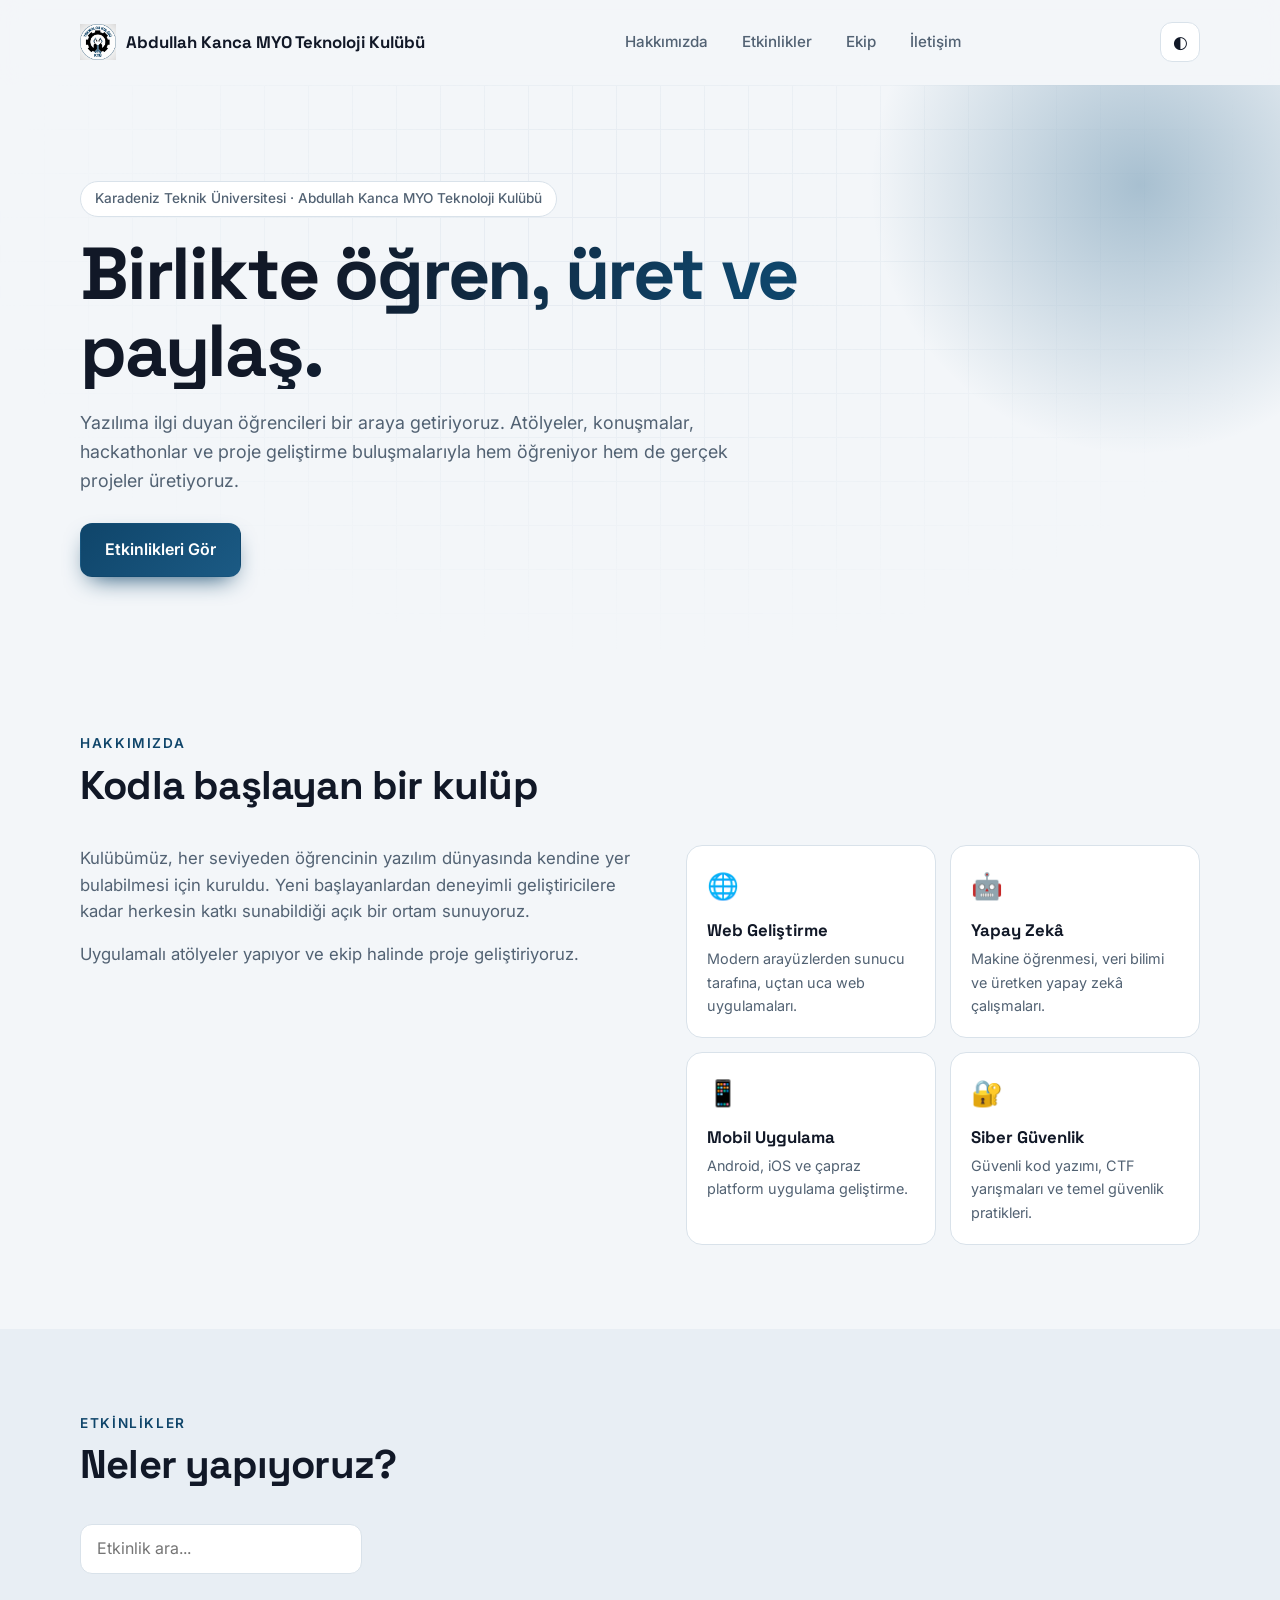
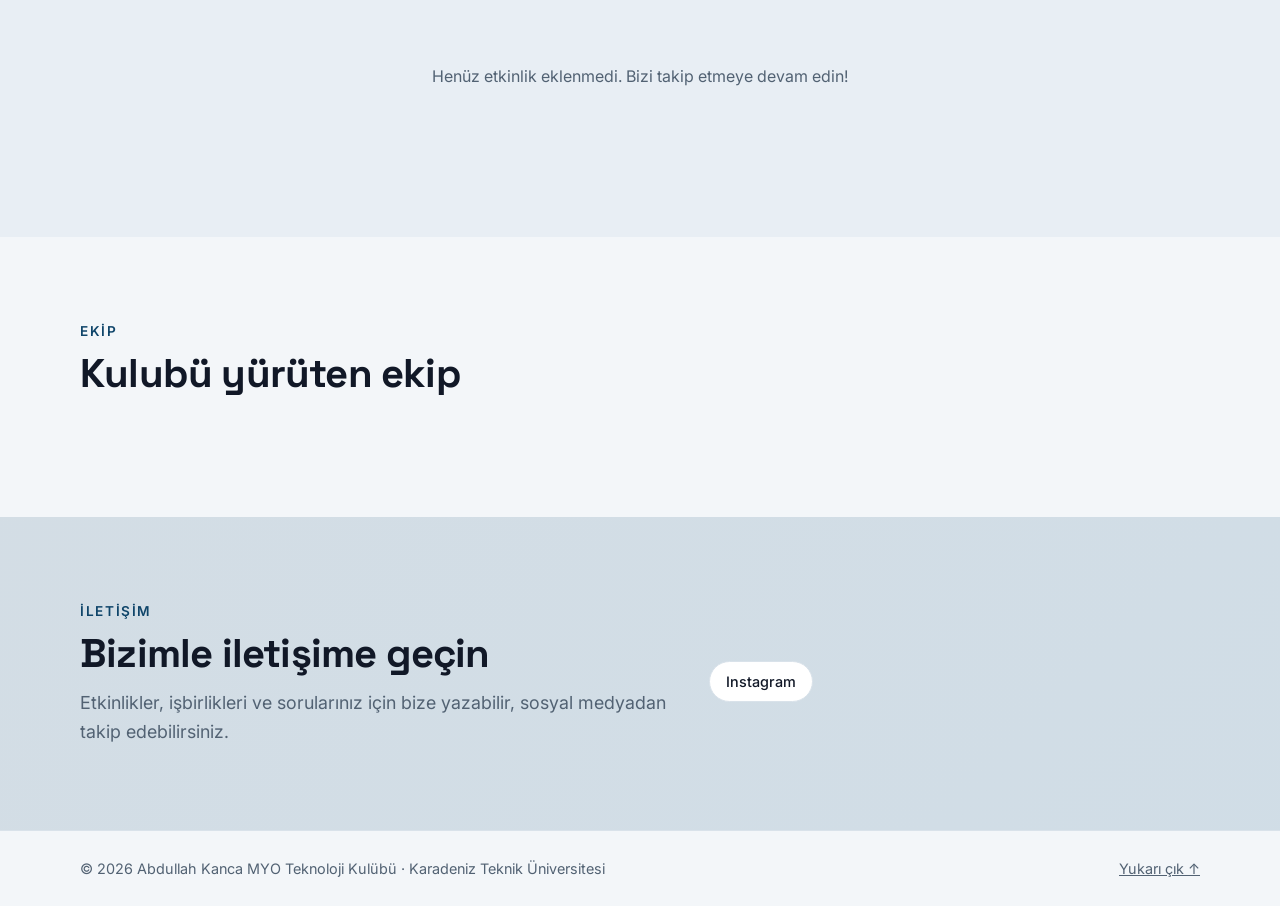
<file: index.html>
<!--web sitesinde hangi bolumlerin bulundugu ve bolumlerin yapilandirmasi-->

<!doctype html>
<html lang="tr">
<head>
  <meta charset="utf-8">
  <meta name="viewport" content="width=device-width, initial-scale=1">
  <title>Abdullah Kanca MYO Teknoloji Kulübü</title>
  <meta name="description" content="Karadeniz Teknik Üniversitesi Abdullah Kanca MYO Teknoloji Kulübü: etkinlikler, atölyeler, konuşmalar ve hackathonlar.">
  <meta property="og:title" content="Abdullah Kanca MYO Teknoloji Kulübü">
  <meta property="og:description" content="Birlikte öğren, üret ve paylaş.">
  <meta property="og:type" content="website">
  <meta name="theme-color" content="#111827">
  <link rel="icon" href="data:image/svg+xml,%3Csvg xmlns='http://www.w3.org/2000/svg' viewBox='0 0 64 64'%3E%3Crect width='64' height='64' rx='14' fill='%230b1020'/%3E%3Cpath d='M22 20 10 32l12 12M42 20l12 12-12 12M36 16 28 48' stroke='%2322d3ee' stroke-width='5' fill='none' stroke-linecap='round' stroke-linejoin='round'/%3E%3C/svg%3E">
  <link rel="preconnect" href="https://fonts.googleapis.com">
  <link rel="preconnect" href="https://fonts.gstatic.com" crossorigin>
  <link href="https://fonts.googleapis.com/css2?family=Inter:wght@400;500;600&family=Space+Grotesk:wght@500;600;700&display=swap" rel="stylesheet">
  <link rel="stylesheet" href="style.css">
  <link rel="stylesheet" href="etkinlik.css">
</head>
<body>
  <a class="skip" href="#icerik">İçeriğe geç</a>

  <header class="nav" id="nav">
    <div class="wrap nav-in">
      <a class="brand" href="#top" aria-label="Ana sayfa">
        <span class="logo" id="brandLogo" aria-hidden="true">&lt;/&gt;</span>
        <span data-site="name">Abdullah Kanca MYO Teknoloji Kulübü</span>
      </a>
      <nav id="menu" aria-label="Ana menü">
        <a href="#hakkimizda">Hakkımızda</a>
        <a href="#etkinlikler">Etkinlikler</a>
        <a href="#ekip">Ekip</a>
        <a href="#iletisim">İletişim</a>
      </nav>
      <div class="nav-actions">
        <button class="icon-btn" id="themeBtn" aria-label="Tema değiştir" title="Tema değiştir">◐</button>
        <button class="icon-btn burger" id="burger" aria-label="Menüyü aç" aria-expanded="false">☰</button>
      </div>
    </div>
  </header>

  <main id="icerik">
    <section class="hero" id="top">
      <div class="grid-bg" aria-hidden="true"></div>
      <div class="wrap hero-in">
        <p class="eyebrow"><span data-site="university">Karadeniz Teknik Üniversitesi</span> · Abdullah Kanca MYO Teknoloji Kulübü</p>
        <h1 data-site="tagline">Birlikte öğren, üret ve paylaş.</h1>
        <p class="lead" data-site="description"></p>
        <div class="cta">
          <a class="btn primary" href="#etkinlikler">Etkinlikleri Gör</a>
        </div>
      </div>
    </section>

    <section class="section" id="hakkimizda">
      <div class="wrap">
        <div class="section-head">
          <p class="kicker">Hakkımızda</p>
          <h2>Kodla başlayan bir kulüp</h2>
        </div>
        <div class="about">
          <div class="about-text" id="aboutText"></div>
          <div class="focus" id="focus"></div>
        </div>
      </div>
    </section>

    <section class="section alt" id="etkinlikler">
      <div class="wrap">
        <div class="section-head">
          <p class="kicker">Etkinlikler</p>
          <h2>Neler yapıyoruz?</h2>
        </div>

        <div class="toolbar">
          <div class="tabs" role="tablist" aria-label="Etkinlik zamanı">
            <button role="tab" class="tab active" data-tab="upcoming" aria-selected="true">Yaklaşan <span class="count" id="cUp">0</span></button>
            <button role="tab" class="tab" data-tab="past" aria-selected="false">Geçmiş <span class="count" id="cPast">0</span></button>
          </div>
          <label class="search">
            <span class="sr">Etkinlik ara</span>
            <input id="q" type="search" placeholder="Etkinlik ara..." autocomplete="off">
          </label>
        </div>
        <div class="chips" id="chips" role="group" aria-label="Kategori filtresi"></div>

        <div class="cards" id="cards" aria-live="polite"></div>
        <p class="empty" id="empty" hidden></p>
      </div>
    </section>

    <section class="section" id="ekip">
      <div class="wrap">
        <div class="section-head">
          <p class="kicker">Ekip</p>
          <h2>Kulubü yürüten ekip</h2>
        </div>
        <div class="team" id="team"></div>
      </div>
    </section>

    <section class="section cta-band" id="iletisim">
      <div class="wrap band-in">
        <div>
          <p class="kicker">İletişim</p>
          <h2>Bizimle iletişime geçin</h2>
          <p class="lead">Etkinlikler, işbirlikleri ve sorularınız için bize yazabilir, sosyal medyadan takip edebilirsiniz.</p>
        </div>
        <div class="contact">
          <a class="mail" id="mailLink" href="#"></a>
          <div class="socials" id="socials"></div>
        </div>
      </div>
    </section>
  </main>

  <footer class="footer">
    <div class="wrap foot-in">
      <p>© <span id="year"></span> <span data-site="name"></span> · <span data-site="university"></span></p>
      <a href="#top">Yukarı çık ↑</a>
    </div>
  </footer>

  <dialog id="modal" aria-labelledby="mTitle">
    <article class="modal-in">
      <button class="close" id="mClose" aria-label="Kapat">×</button>
      <div class="m-cover" id="mCover"></div>
      <div class="m-body">
        <p class="badge" id="mBadge"></p>
        <h3 id="mTitle"></h3>
        <ul class="meta" id="mMeta"></ul>
        <p id="mDesc"></p>
        <div class="report" id="mReport"></div>
        <div class="gallery" id="mGallery"></div>
        <div class="m-actions" id="mActions"></div>
      </div>
    </article>
  </dialog>

  <dialog id="lightbox" aria-label="Fotoğraf görüntüleyici">
    <div class="lb-in">
      <button class="lb-btn lb-close" id="lbClose" aria-label="Kapat">×</button>
      <button class="lb-btn lb-prev" id="lbPrev" aria-label="Önceki fotoğraf">‹</button>
      <img id="lbImg" alt="">
      <button class="lb-btn lb-next" id="lbNext" aria-label="Sonraki fotoğraf">›</button>
      <p class="lb-count" id="lbCount"></p>
    </div>
  </dialog>

  <script src="data.js"></script>
  <script src="script.js"></script>
</body>
</html>
</file>
<file: style.css>
:root{
  --bg:#f3f6f9; --bg-alt:#e8eef4; --surface:#ffffff; --ink:#111827; --muted:#526273;
  --line:#d9e2ea; --accent:#0f456a; --accent-2:#1b5a84; --accent-ink:#ffffff;
  --shadow:0 10px 30px -12px rgba(15,23,42,.18); --radius:16px;
  --font:"Inter",system-ui,-apple-system,"Segoe UI",Roboto,sans-serif;
  --head:"Space Grotesk","Inter",system-ui,sans-serif;
}
:root[data-theme="dark"]{
  --bg:#0a1118; --bg-alt:#101d28; --surface:#162634; --ink:#f1f5f9; --muted:#a8b8c7;
  --line:#293d4d; --accent:#4c91be; --accent-2:#78b5dd; --accent-ink:#07131d;
  --shadow:0 10px 30px -12px rgba(0,0,0,.6);
}
*{box-sizing:border-box}
html{scroll-behavior:smooth;scroll-padding-top:92px}
body{margin:0;background:var(--bg);color:var(--ink);font-family:var(--font);line-height:1.6;-webkit-font-smoothing:antialiased}
img{max-width:100%;display:block}
a{color:inherit}
.wrap{width:min(1120px,100% - 40px);margin-inline:auto}
.sr{position:absolute;width:1px;height:1px;overflow:hidden;clip:rect(0 0 0 0)}
.skip{position:absolute;left:-999px;top:8px;background:var(--accent);color:var(--accent-ink);padding:8px 14px;border-radius:8px;z-index:100}
.skip:focus{left:8px}
:focus-visible{outline:2px solid var(--accent);outline-offset:3px;border-radius:6px}

/* NAV */
.nav{position:sticky;top:0;z-index:50;background:color-mix(in srgb,var(--bg) 82%,transparent);backdrop-filter:blur(12px);border-bottom:1px solid transparent;transition:border-color .2s}
.nav.scrolled{border-color:var(--line)}
.nav-in{display:flex;align-items:center;justify-content:space-between;height:84px;gap:16px}
.brand{display:flex;align-items:center;gap:10px;text-decoration:none;font-family:var(--head);font-weight:700;font-size:1.05rem}
@media(max-width:600px){.brand{gap:6px;font-size:.85rem;min-width:0;}.brand .logo{flex-shrink:0;}.brand span[data-site="name"]{min-width:0;line-height:1.2;}}
.logo{display:grid;place-items:center;width:36px;height:36px;border-radius:10px;background:linear-gradient(135deg,var(--accent),var(--accent-2));color:var(--accent-ink);font-family:ui-monospace,Menlo,monospace;font-size:.85rem;font-weight:700}
#menu{display:flex;gap:6px}
#menu a{text-decoration:none;color:var(--muted);padding:8px 14px;border-radius:999px;font-weight:500;font-size:.95rem;transition:.2s}
#menu a:hover,#menu a.active{color:var(--ink);background:var(--bg-alt)}
.nav-actions{display:flex;gap:8px}
.icon-btn{width:40px;height:40px;border-radius:12px;border:1px solid var(--line);background:var(--surface);color:var(--ink);font-size:1.05rem;cursor:pointer;transition:.2s}
.icon-btn:hover{border-color:var(--accent)}
.burger{display:none}

/* HERO */
.hero{position:relative;overflow:hidden;padding:96px 0 72px}
.grid-bg{position:absolute;inset:0;background-image:linear-gradient(var(--line) 1px,transparent 1px),linear-gradient(90deg,var(--line) 1px,transparent 1px);background-size:44px 44px;opacity:.45;mask-image:radial-gradient(ellipse at 50% 30%,#000 20%,transparent 72%);-webkit-mask-image:radial-gradient(ellipse at 50% 30%,#000 20%,transparent 72%)}
.hero::after{content:"";position:absolute;width:560px;height:560px;right:-140px;top:-180px;background:radial-gradient(circle,color-mix(in srgb,var(--accent-2) 35%,transparent),transparent 68%);pointer-events:none}
.hero-in{position:relative;z-index:1}
.eyebrow{display:inline-block;margin:0 0 18px;padding:6px 14px;border:1px solid var(--line);background:var(--surface);border-radius:999px;color:var(--muted);font-size:.85rem;font-weight:500}
h1{font-family:var(--head);font-size:clamp(2.4rem,6.5vw,4.6rem);line-height:1.05;letter-spacing:-.03em;margin:0 0 20px;max-width:16ch;background:linear-gradient(120deg,var(--ink) 30%,var(--accent) 80%);-webkit-background-clip:text;background-clip:text;color:transparent}
.lead{color:var(--muted);font-size:1.12rem;max-width:62ch;margin:0 0 28px}
.cta{display:flex;flex-wrap:wrap;gap:12px}
.btn{display:inline-flex;align-items:center;gap:8px;padding:13px 24px;border-radius:12px;font-weight:600;text-decoration:none;border:1px solid transparent;cursor:pointer;font:inherit;font-weight:600;transition:transform .15s,box-shadow .2s}
.btn:hover{transform:translateY(-2px)}
.btn.primary{background:linear-gradient(135deg,var(--accent),var(--accent-2));color:var(--accent-ink);box-shadow:0 10px 24px -10px var(--accent)}
.btn.ghost{border-color:var(--line);background:var(--surface)}

/* SECTIONS */
.section{padding:84px 0}
.section.alt{background:var(--bg-alt)}
.section-head{margin-bottom:36px}
.kicker{margin:0 0 8px;color:var(--accent);font-weight:600;font-size:.85rem;letter-spacing:.12em;text-transform:uppercase}
h2{font-family:var(--head);font-size:clamp(1.7rem,3.6vw,2.5rem);line-height:1.15;letter-spacing:-.02em;margin:0}
.about{display:grid;grid-template-columns:1.1fr 1fr;gap:40px;align-items:start}
.about-text p{color:var(--muted);font-size:1.05rem;margin:0 0 16px}
.focus{display:grid;grid-template-columns:1fr 1fr;gap:14px}
.focus-item{background:var(--surface);border:1px solid var(--line);border-radius:var(--radius);padding:20px;transition:.2s}
.focus-item:hover{transform:translateY(-3px);box-shadow:var(--shadow);border-color:var(--accent)}
.focus-item i{font-style:normal;font-size:1.6rem}
.focus-item h4{font-family:var(--head);margin:10px 0 4px;font-size:1.05rem}
.focus-item p{margin:0;color:var(--muted);font-size:.9rem}

/* EVENTS */
.toolbar{display:flex;flex-wrap:wrap;gap:14px;justify-content:space-between;align-items:center;margin-bottom:16px}
.tabs{display:inline-flex;padding:4px;background:var(--surface);border:1px solid var(--line);border-radius:12px}
.tab{border:0;background:transparent;color:var(--muted);padding:9px 18px;border-radius:9px;font:inherit;font-weight:600;cursor:pointer}
.tab.active{background:linear-gradient(135deg,var(--accent),var(--accent-2));color:var(--accent-ink)}
.count{font-size:.75rem;opacity:.8;margin-left:4px}
.search input{width:min(280px,100%);padding:11px 16px;border-radius:12px;border:1px solid var(--line);background:var(--surface);color:var(--ink);font:inherit}
.search input:focus{outline:2px solid var(--accent);outline-offset:1px}
.chips{display:flex;flex-wrap:wrap;gap:8px;margin-bottom:28px}
.chip{border:1px solid var(--line);background:var(--surface);color:var(--muted);padding:7px 14px;border-radius:999px;font:inherit;font-size:.88rem;font-weight:500;cursor:pointer;transition:.2s}
.chip:hover{border-color:var(--accent);color:var(--ink)}
.chip.active{background:var(--ink);color:var(--bg);border-color:var(--ink)}
.cards{display:grid;grid-template-columns:repeat(auto-fill,minmax(300px,1fr));gap:22px}
.card{display:flex;flex-direction:column;background:var(--surface);border:1px solid var(--line);border-radius:var(--radius);overflow:hidden;cursor:pointer;text-align:left;padding:0;font:inherit;color:inherit;transition:transform .2s,box-shadow .2s,border-color .2s}
.card:hover{transform:translateY(-4px);box-shadow:var(--shadow);border-color:var(--accent)}
.cover{position:relative;height:150px;display:grid;place-items:center;font-size:3rem;background-size:cover;background-position:center}
.cover.workshop{background-image:linear-gradient(135deg,#d8cd33,#5909b6)}
.cover.talk{background-image:linear-gradient(135deg,#fdab1d,#f51a1a)}
.cover.hackathon{background-image:linear-gradient(135deg,#4c00fd,#ff0080)}
.cover.social{background-image:linear-gradient(135deg,#6a0683,#06d4c3)}
.cover.training{background-image:linear-gradient(135deg,#5ab348,#0f3dbb)}
.cover.has-img{background-image:none}
.datebox{position:absolute;left:14px;top:14px;background:var(--surface);color:var(--ink);border-radius:12px;padding:6px 12px;text-align:center;line-height:1.1;box-shadow:var(--shadow)}
.datebox b{display:block;font-family:var(--head);font-size:1.3rem}
.datebox small{font-size:.7rem;text-transform:uppercase;letter-spacing:.08em;color:var(--muted)}
.card-body{padding:18px 20px 20px;display:flex;flex-direction:column;gap:8px;flex:1}
.badge{display:inline-block;align-self:flex-start;margin:0;padding:3px 10px;border-radius:999px;background:var(--bg-alt);color:var(--accent);font-size:.75rem;font-weight:600}
.card h3{font-family:var(--head);font-size:1.18rem;line-height:1.25;margin:0}
.card p.info{margin:0;color:var(--muted);font-size:.9rem}
.card .more{margin-top:auto;padding-top:8px;color:var(--accent);font-weight:600;font-size:.9rem}
.empty{text-align:center;color:var(--muted);padding:48px 0}

/* TEAM */
.team{display:grid;grid-template-columns:repeat(auto-fill,minmax(200px,1fr));gap:18px}
.member{background:var(--surface);border:1px solid var(--line);border-radius:var(--radius);padding:24px 18px;text-align:center;text-decoration:none;transition:.2s}
a.member:hover{border-color:var(--accent);transform:translateY(-3px)}
.m-link{display:inline-block;margin-top:12px;padding:4px 12px;border-radius:999px;border:1px solid var(--line);color:var(--accent);font-size:.8rem;font-weight:600;transition:.2s}
a.member:hover .m-link{background:var(--accent);color:var(--accent-ink);border-color:var(--accent)}
.avatar{width:72px;height:72px;margin:0 auto 12px;border-radius:50%;display:grid;place-items:center;font-family:var(--head);font-weight:700;font-size:1.3rem;color:var(--accent-ink);background:linear-gradient(135deg,var(--accent),var(--accent-2))}
.member h4{margin:0;font-family:var(--head);font-size:1rem}
.member p{margin:2px 0 0;color:var(--muted);font-size:.88rem}

/* CONTACT */
.cta-band{background:linear-gradient(135deg,color-mix(in srgb,var(--accent) 14%,var(--bg)),color-mix(in srgb,var(--accent-2) 16%,var(--bg)))}
.band-in{display:grid;grid-template-columns:1.2fr 1fr;gap:40px;align-items:center}
.band-in .lead{margin:12px 0 0}
.contact{display:flex;flex-direction:column;gap:16px;align-items:flex-start}
.mail{color:var(--ink);font-weight:600}
.socials{display:flex;flex-wrap:wrap;gap:8px}
.socials a{padding:8px 16px;border-radius:999px;border:1px solid var(--line);background:var(--surface);text-decoration:none;font-size:.9rem;font-weight:500;transition:.2s}
.socials a:hover{border-color:var(--accent);color:var(--accent)}

.footer{border-top:1px solid var(--line);padding:26px 0;color:var(--muted);font-size:.9rem}
.foot-in{display:flex;flex-wrap:wrap;justify-content:space-between;gap:12px}
.footer p{margin:0}

/* MODAL */
dialog{border:0;padding:0;background:transparent;max-width:min(640px,calc(100% - 28px));width:100%;max-height:90vh;color:var(--ink)}
dialog::backdrop{background:rgba(5,8,20,.65);backdrop-filter:blur(4px)}
.modal-in{position:relative;background:var(--surface);border:1px solid var(--line);border-radius:20px;overflow:hidden;max-height:90vh;overflow-y:auto}
.m-cover{height:170px;display:grid;place-items:center;font-size:3.4rem;background-size:cover;background-position:center}
.m-body{padding:24px 26px 28px}
.m-body h3{font-family:var(--head);font-size:1.6rem;line-height:1.2;margin:10px 0 14px}
.meta{list-style:none;padding:0;margin:0 0 16px;display:grid;gap:6px;color:var(--muted);font-size:.95rem}
.meta b{color:var(--ink)}
#mDesc{color:var(--muted);margin:0 0 18px}
.close{position:absolute;right:12px;top:12px;z-index:2;width:38px;height:38px;border-radius:50%;border:0;background:rgba(0,0,0,.45);color:#fff;font-size:1.5rem;line-height:1;cursor:pointer}
.report{margin:0 0 18px}
.report:empty{display:none}
.report h4{font-family:var(--head);font-size:1.05rem;margin:0 0 8px}
.report p{color:var(--muted);margin:0 0 10px}
.gallery{display:grid;grid-template-columns:repeat(auto-fill,minmax(130px,1fr));gap:8px;margin-bottom:18px}
.gallery:empty{display:none}
.thumb{padding:0;border:0;background:none;cursor:zoom-in;border-radius:10px;overflow:hidden}
.thumb img{width:100%;height:100px;object-fit:cover;transition:transform .25s}
.thumb:hover img{transform:scale(1.06)}
.logo.has-img{background:none;overflow:visible;width:auto;min-width:36px}
.logo img{height:36px;width:auto;max-width:120px;object-fit:contain;display:block}

/* LIGHTBOX */
#lightbox{max-width:100vw;width:100%;max-height:100vh;height:100%}
#lightbox::backdrop{background:rgba(3,5,14,.92)}
.lb-in{position:relative;width:100%;height:100vh;display:grid;place-items:center;padding:56px 56px 48px}
.lb-in img{max-width:100%;max-height:calc(100vh - 110px);object-fit:contain;border-radius:8px}
.lb-btn{position:absolute;width:44px;height:44px;border-radius:50%;border:0;background:rgba(255,255,255,.14);color:#fff;font-size:1.8rem;line-height:1;cursor:pointer}
.lb-btn:hover{background:rgba(255,255,255,.26)}
.lb-close{top:14px;right:14px}
.lb-prev{left:10px;top:50%;transform:translateY(-50%)}
.lb-next{right:10px;top:50%;transform:translateY(-50%)}
.lb-count{position:absolute;bottom:14px;left:0;right:0;text-align:center;color:#cbd5e1;font-size:.9rem;margin:0}
@media(max-width:600px){.lb-in{padding:56px 8px 48px}}
.m-actions{display:flex;flex-wrap:wrap;gap:10px}
.m-actions .btn{padding:10px 18px;font-size:.92rem}

/* RESPONSIVE */
@media(max-width:860px){
  .about,.band-in{grid-template-columns:1fr}
  .burger{display:inline-block}
  #menu{position:absolute;left:0;right:0;top:84px;flex-direction:column;background:var(--bg);border-bottom:1px solid var(--line);padding:10px 20px 18px;display:none}
  #menu.open{display:flex}
  .hero{padding:64px 0 52px}
  .section{padding:60px 0}
}
@media(max-width:480px){
  .focus{grid-template-columns:1fr}
  .toolbar{flex-direction:column;align-items:stretch}
  .search input{width:100%}
}
@media(prefers-reduced-motion:reduce){*{animation:none!important;transition:none!important}html{scroll-behavior:auto}}
.reveal{opacity:0;transform:translateY(14px);transition:opacity .5s,transform .5s}
.reveal.in{opacity:1;transform:none}
@media print{.nav,.hero::after,.grid-bg,.cta-band .contact{display:none}}
</file>
<file: etkinlik.css>
/*
etkinlik bolumunun tasarim ayarlari vardir
bu dosya style.css dosyasindan sonra yuklenir
renkler style.css'te tanimlanan renklerden alinir
*/

/* arama kutusu */
.toolbar{justify-content:flex-start;margin-bottom:26px}
.search input{width:min(380px,100%)}

/* etkinliklerin durum etiketleri */
.pill{display:inline-block;padding:3px 10px;border-radius:999px;font-size:.75rem;font-weight:600;background:var(--bg-alt);color:var(--muted);border:1px solid var(--line);white-space:nowrap}
.pill.soon{background:color-mix(in srgb,var(--accent) 14%,transparent);color:var(--accent);border-color:color-mix(in srgb,var(--accent) 40%,transparent)}
.pill.now{background:var(--accent);color:var(--accent-ink);border-color:var(--accent)}

/* ay basliklari, etkinlikler aylara gore gruplanirken kullanilan basliklari duzenleme */
.group-title{grid-column:1/-1;margin:18px 0 0;font-family:var(--head);font-size:1.1rem;letter-spacing:-.01em}
.group-title:first-child{margin-top:0}

/* etkinlik kartlari */
.archive .cover{height:190px}
.card-top{display:flex;align-items:center;gap:8px;flex-wrap:wrap}
.card.is-next{border-color:color-mix(in srgb,var(--accent) 45%,var(--line))}
.card .desc{margin:0;color:var(--muted);font-size:.9rem;display:-webkit-box;-webkit-line-clamp:3;-webkit-box-orient:vertical;overflow:hidden}
.facts{display:flex;flex-wrap:wrap;gap:6px;margin:4px 0 0}
.facts span{padding:3px 10px;border-radius:999px;background:var(--bg-alt);color:var(--muted);font-size:.78rem;font-weight:500}

/* etkinlik detay penceresi */
.meta{grid-template-columns:repeat(auto-fit,minmax(150px,1fr));gap:10px;margin-bottom:20px}
.meta li{display:flex;flex-direction:column;gap:2px;padding:10px 14px;border-radius:12px;background:var(--bg-alt)}
.meta li span{color:var(--muted);font-size:.7rem;font-weight:600;letter-spacing:.08em;text-transform:uppercase}
.meta li b{color:var(--ink);font-size:.95rem;font-weight:600}
.gallery{display:block}
.gallery h4{display:flex;align-items:baseline;gap:8px;margin:0 0 10px;font-family:var(--head);font-size:1.05rem}
.gallery h4 small{color:var(--muted);font-family:var(--font);font-size:.8rem;font-weight:500}
.g-grid{display:grid;grid-template-columns:repeat(auto-fill,minmax(130px,1fr));gap:8px}
</file>
